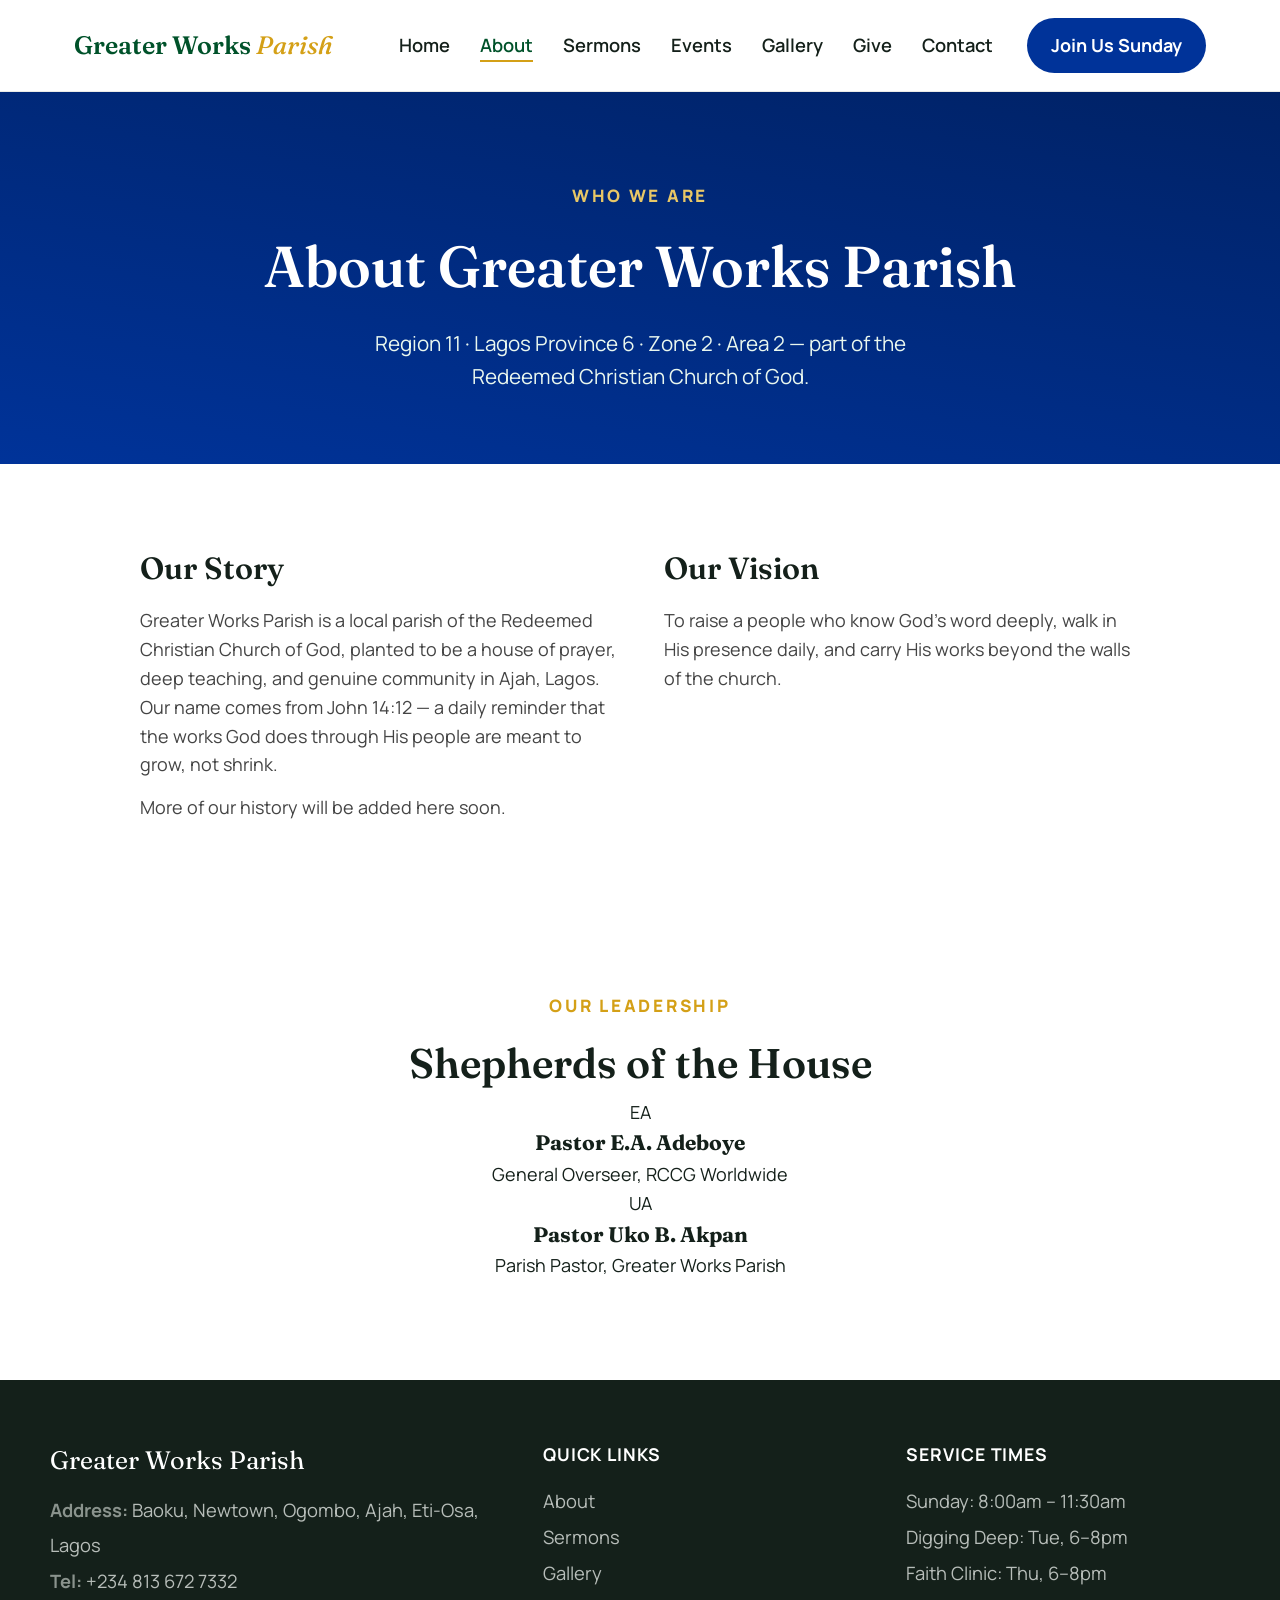
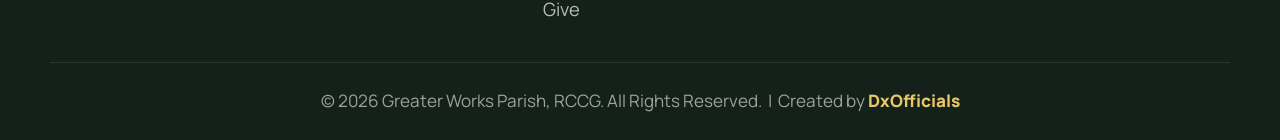
<file: about.html>
<!DOCTYPE html>
<html lang="en">
<head>
<meta charset="UTF-8">
<meta name="viewport" content="width=device-width, initial-scale=1.0">
<title>About | Greater Works Parish</title>
<link rel="preconnect" href="https://fonts.googleapis.com">
<link href="https://fonts.googleapis.com/css2?family=Fraunces:opsz,wght@9..144,300;9..144,500;9..144,600;9..144,700&family=Manrope:wght@400;500;600;700;800&display=swap" rel="stylesheet">
<link rel="stylesheet" href="styles.css">
</head>
<body>

<header>
  <div class="nav-row">
    <a href="index.html" class="brand">Greater Works <span>Parish</span></a>
    <div class="nav-desktop">
      <nav><ul>
        <li><a href="index.html">Home</a></li>
        <li><a href="about.html" class="active">About</a></li>
        <li><a href="sermons.html">Sermons</a></li>
        <li><a href="events.html">Events</a></li>
        <li><a href="gallery.html">Gallery</a></li>
        <li><a href="give.html">Give</a></li>
        <li><a href="contact.html">Contact</a></li>
      </ul></nav>
      <a href="contact.html" class="visit-btn">Join Us Sunday</a>
    </div>
    <button class="menu-toggle" aria-label="Open menu">☰</button>
  </div>
  <div class="mobile-menu">
    <a href="index.html">Home</a><a href="about.html">About</a><a href="sermons.html">Sermons</a>
    <a href="events.html">Events</a><a href="gallery.html">Gallery</a><a href="give.html">Give</a>
    <a href="prayer.html">Prayer</a><a href="contact.html">Contact</a>
  </div>
</header>

<section class="page-hero">
  <div class="eyebrow">Who We Are</div>
  <h1>About Greater Works Parish</h1>
  <p>Region 11 · Lagos Province 6 · Zone 2 · Area 2 — part of the Redeemed Christian Church of God.</p>
</section>

<section class="section reveal">
  <div class="two-col">
    <div>
      <h2 class="section-title" style="font-size:1.7rem;">Our Story</h2>
      <p style="margin-top:14px; color:#444;">Greater Works Parish is a local parish of the Redeemed Christian Church of God, planted to be a house of prayer, deep teaching, and genuine community in Ajah, Lagos. Our name comes from John 14:12 — a daily reminder that the works God does through His people are meant to grow, not shrink.</p>
      <p style="margin-top:14px; color:#444;">More of our history will be added here soon.</p>
    </div>
    <div>
      <h2 class="section-title" style="font-size:1.7rem;">Our Vision</h2>
      <p style="margin-top:14px; color:#444;">To raise a people who know God's word deeply, walk in His presence daily, and carry His works beyond the walls of the church.</p>
    </div>
  </div>
</section>

<section class="leaders reveal">
  <div class="eyebrow">Our Leadership</div>
  <h2 class="section-title">Shepherds of the House</h2>
  <div class="diptych">
    <div class="leader-card">
      <div class="circle">EA</div>
      <h3>Pastor E.A. Adeboye</h3>
      <p>General Overseer, RCCG Worldwide</p>
    </div>
    <div class="diptych-divider"></div>
    <div class="leader-card">
      <div class="circle">UA</div>
      <h3>Pastor Uko B. Akpan</h3>
      <p>Parish Pastor, Greater Works Parish</p>
    </div>
  </div>
</section>

<footer>
  <div class="footer-grid">
    <div>
      <div class="brand-foot">Greater Works Parish</div>
      <p><span class="label">Address:</span> Baoku, Newtown, Ogombo, Ajah, Eti-Osa, Lagos</p>
      <p><span class="label">Tel:</span> +234 813 672 7332</p>
    </div>
    <div>
      <h4>Quick Links</h4>
      <ul><li><a href="about.html">About</a></li><li><a href="sermons.html">Sermons</a></li><li><a href="gallery.html">Gallery</a></li><li><a href="give.html">Give</a></li></ul>
    </div>
    <div>
      <h4>Service Times</h4>
      <ul><li>Sunday: 8:00am – 11:30am</li><li>Digging Deep: Tue, 6–8pm</li><li>Faith Clinic: Thu, 6–8pm</li></ul>
    </div>
  </div>
  <div class="footer-bottom">
    © 2026 Greater Works Parish, RCCG. All Rights Reserved. &nbsp;|&nbsp; Created by <a href="https://dxofficials.pages.dev" target="_blank" rel="noopener">DxOfficials</a>
  </div>
</footer>

<script src="script.js"></script>
</body>
</html>
</file>
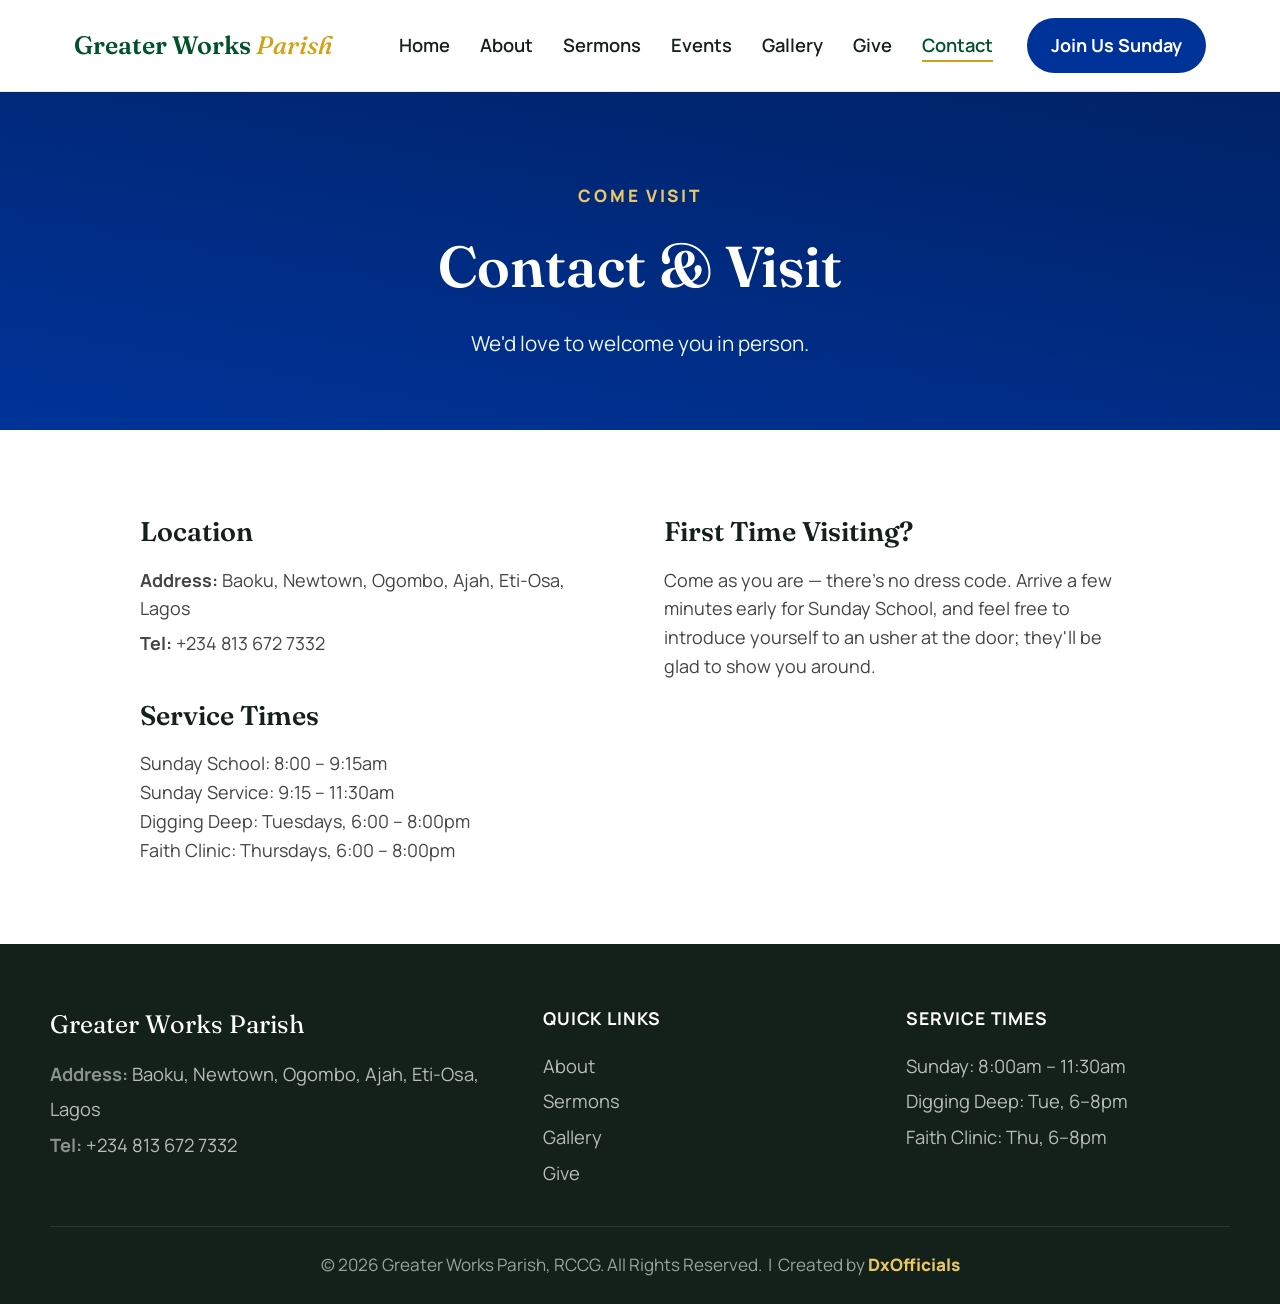
<file: contact.html>
<!DOCTYPE html>
<html lang="en">
<head>
<meta charset="UTF-8">
<meta name="viewport" content="width=device-width, initial-scale=1.0">
<title>Contact | Greater Works Parish</title>
<link rel="preconnect" href="https://fonts.googleapis.com">
<link href="https://fonts.googleapis.com/css2?family=Fraunces:opsz,wght@9..144,300;9..144,500;9..144,600;9..144,700&family=Manrope:wght@400;500;600;700;800&display=swap" rel="stylesheet">
<link rel="stylesheet" href="styles.css">
</head>
<body>

<header>
  <div class="nav-row">
    <a href="index.html" class="brand">Greater Works <span>Parish</span></a>
    <div class="nav-desktop">
      <nav><ul>
        <li><a href="index.html">Home</a></li>
        <li><a href="about.html">About</a></li>
        <li><a href="sermons.html">Sermons</a></li>
        <li><a href="events.html">Events</a></li>
        <li><a href="gallery.html">Gallery</a></li>
        <li><a href="give.html">Give</a></li>
        <li><a href="contact.html" class="active">Contact</a></li>
      </ul></nav>
      <a href="contact.html" class="visit-btn">Join Us Sunday</a>
    </div>
    <button class="menu-toggle" aria-label="Open menu">☰</button>
  </div>
  <div class="mobile-menu">
    <a href="index.html">Home</a><a href="about.html">About</a><a href="sermons.html">Sermons</a>
    <a href="events.html">Events</a><a href="gallery.html">Gallery</a><a href="give.html">Give</a>
    <a href="prayer.html">Prayer</a><a href="contact.html">Contact</a>
  </div>
</header>

<section class="page-hero">
  <div class="eyebrow">Come Visit</div>
  <h1>Contact &amp; Visit</h1>
  <p>We'd love to welcome you in person.</p>
</section>

<section class="section reveal">
  <div class="two-col">
    <div>
      <h2 class="section-title" style="font-size:1.5rem;">Location</h2>
      <p style="margin-top:12px; color:#444;"><strong>Address:</strong> Baoku, Newtown, Ogombo, Ajah, Eti-Osa, Lagos</p>
      <p style="margin-top:6px; color:#444;"><strong>Tel:</strong> +234 813 672 7332</p>

      <h2 class="section-title" style="font-size:1.5rem; margin-top:36px;">Service Times</h2>
      <p style="margin-top:12px; color:#444;">Sunday School: 8:00 – 9:15am</p>
      <p style="color:#444;">Sunday Service: 9:15 – 11:30am</p>
      <p style="color:#444;">Digging Deep: Tuesdays, 6:00 – 8:00pm</p>
      <p style="color:#444;">Faith Clinic: Thursdays, 6:00 – 8:00pm</p>
    </div>
    <div>
      <h2 class="section-title" style="font-size:1.5rem;">First Time Visiting?</h2>
      <p style="margin-top:12px; color:#444;">Come as you are — there's no dress code. Arrive a few minutes early for Sunday School, and feel free to introduce yourself to an usher at the door; they'll be glad to show you around.</p>
    </div>
  </div>
</section>

<footer>
  <div class="footer-grid">
    <div>
      <div class="brand-foot">Greater Works Parish</div>
      <p><span class="label">Address:</span> Baoku, Newtown, Ogombo, Ajah, Eti-Osa, Lagos</p>
      <p><span class="label">Tel:</span> +234 813 672 7332</p>
    </div>
    <div>
      <h4>Quick Links</h4>
      <ul><li><a href="about.html">About</a></li><li><a href="sermons.html">Sermons</a></li><li><a href="gallery.html">Gallery</a></li><li><a href="give.html">Give</a></li></ul>
    </div>
    <div>
      <h4>Service Times</h4>
      <ul><li>Sunday: 8:00am – 11:30am</li><li>Digging Deep: Tue, 6–8pm</li><li>Faith Clinic: Thu, 6–8pm</li></ul>
    </div>
  </div>
  <div class="footer-bottom">
    © 2026 Greater Works Parish, RCCG. All Rights Reserved. &nbsp;|&nbsp; Created by <a href="https://dxofficials.pages.dev" target="_blank" rel="noopener">DxOfficials</a>
  </div>
</footer>

<script src="script.js"></script>
</body>
</html>
</file>
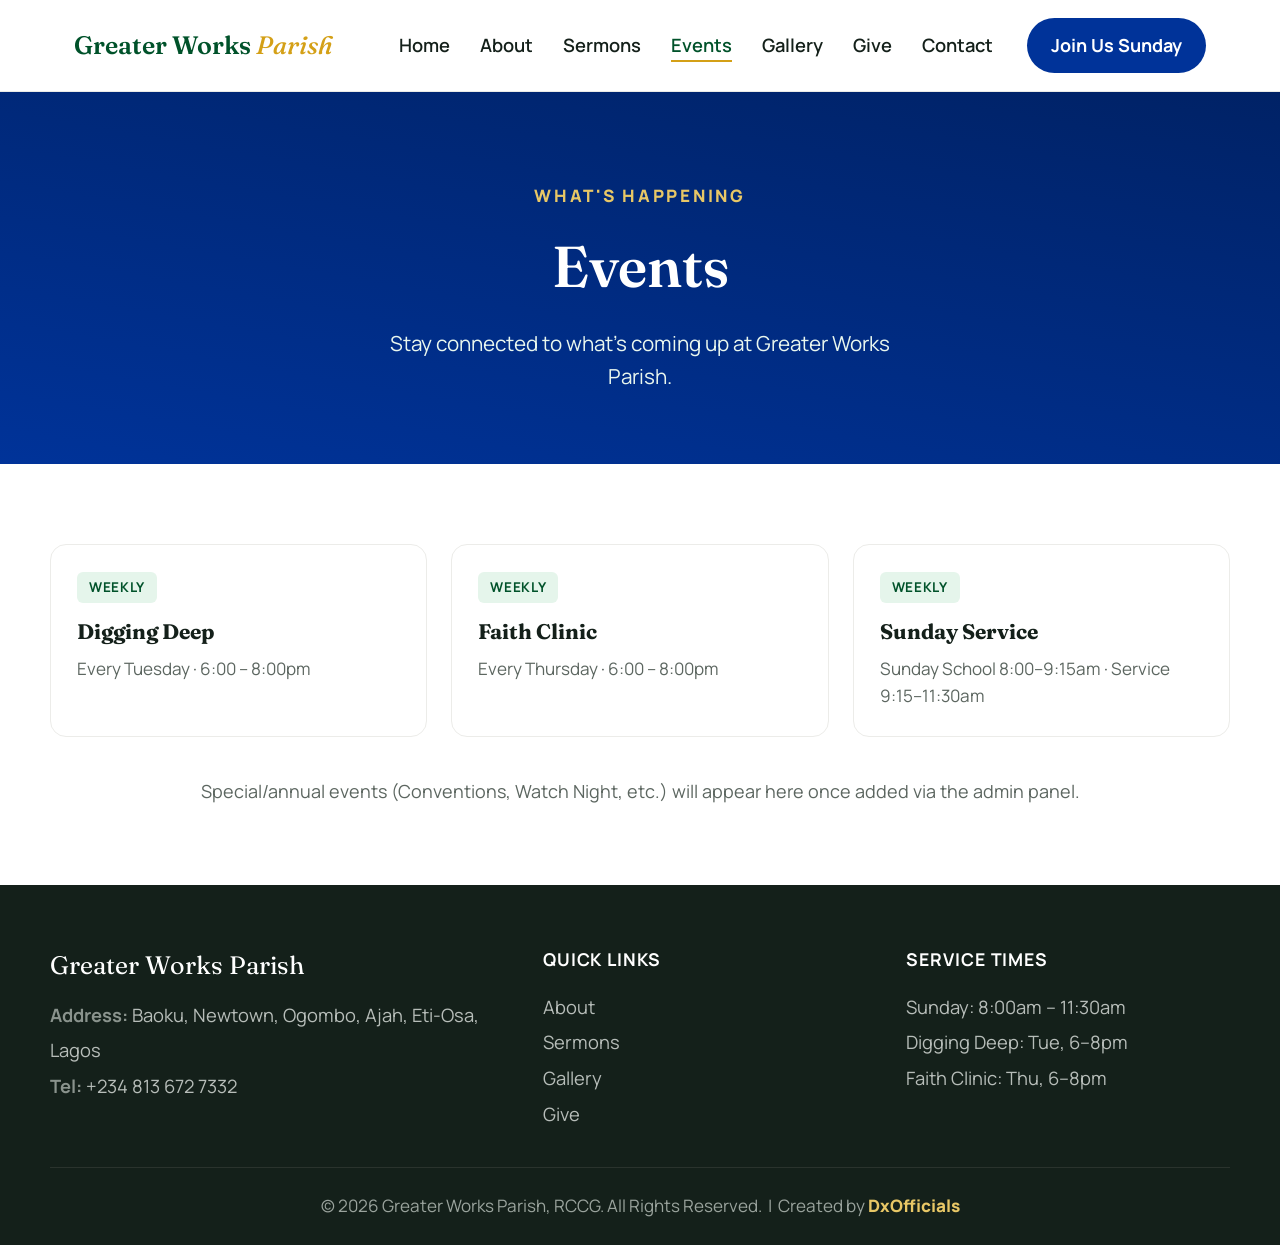
<file: events.html>
<!DOCTYPE html>
<html lang="en">
<head>
<meta charset="UTF-8">
<meta name="viewport" content="width=device-width, initial-scale=1.0">
<title>Events | Greater Works Parish</title>
<link rel="preconnect" href="https://fonts.googleapis.com">
<link href="https://fonts.googleapis.com/css2?family=Fraunces:opsz,wght@9..144,300;9..144,500;9..144,600;9..144,700&family=Manrope:wght@400;500;600;700;800&display=swap" rel="stylesheet">
<link rel="stylesheet" href="styles.css">
</head>
<body>

<header>
  <div class="nav-row">
    <a href="index.html" class="brand">Greater Works <span>Parish</span></a>
    <div class="nav-desktop">
      <nav><ul>
        <li><a href="index.html">Home</a></li>
        <li><a href="about.html">About</a></li>
        <li><a href="sermons.html">Sermons</a></li>
        <li><a href="events.html" class="active">Events</a></li>
        <li><a href="gallery.html">Gallery</a></li>
        <li><a href="give.html">Give</a></li>
        <li><a href="contact.html">Contact</a></li>
      </ul></nav>
      <a href="contact.html" class="visit-btn">Join Us Sunday</a>
    </div>
    <button class="menu-toggle" aria-label="Open menu">☰</button>
  </div>
  <div class="mobile-menu">
    <a href="index.html">Home</a><a href="about.html">About</a><a href="sermons.html">Sermons</a>
    <a href="events.html">Events</a><a href="gallery.html">Gallery</a><a href="give.html">Give</a>
    <a href="prayer.html">Prayer</a><a href="contact.html">Contact</a>
  </div>
</header>

<section class="page-hero">
  <div class="eyebrow">What's Happening</div>
  <h1>Events</h1>
  <p>Stay connected to what's coming up at Greater Works Parish.</p>
</section>

<section class="section reveal">
  <div class="card-grid">
    <div class="card">
      <span class="tag">Weekly</span>
      <h3 style="margin-bottom:6px;">Digging Deep</h3>
      <p style="color:#5C6660; font-size:.95rem;">Every Tuesday · 6:00 – 8:00pm</p>
    </div>
    <div class="card">
      <span class="tag">Weekly</span>
      <h3 style="margin-bottom:6px;">Faith Clinic</h3>
      <p style="color:#5C6660; font-size:.95rem;">Every Thursday · 6:00 – 8:00pm</p>
    </div>
    <div class="card">
      <span class="tag">Weekly</span>
      <h3 style="margin-bottom:6px;">Sunday Service</h3>
      <p style="color:#5C6660; font-size:.95rem;">Sunday School 8:00–9:15am · Service 9:15–11:30am</p>
    </div>
  </div>
  <p style="text-align:center; margin-top:40px; color:#5C6660;">Special/annual events (Conventions, Watch Night, etc.) will appear here once added via the admin panel.</p>
</section>

<footer>
  <div class="footer-grid">
    <div>
      <div class="brand-foot">Greater Works Parish</div>
      <p><span class="label">Address:</span> Baoku, Newtown, Ogombo, Ajah, Eti-Osa, Lagos</p>
      <p><span class="label">Tel:</span> +234 813 672 7332</p>
    </div>
    <div>
      <h4>Quick Links</h4>
      <ul><li><a href="about.html">About</a></li><li><a href="sermons.html">Sermons</a></li><li><a href="gallery.html">Gallery</a></li><li><a href="give.html">Give</a></li></ul>
    </div>
    <div>
      <h4>Service Times</h4>
      <ul><li>Sunday: 8:00am – 11:30am</li><li>Digging Deep: Tue, 6–8pm</li><li>Faith Clinic: Thu, 6–8pm</li></ul>
    </div>
  </div>
  <div class="footer-bottom">
    © 2026 Greater Works Parish, RCCG. All Rights Reserved. &nbsp;|&nbsp; Created by <a href="https://dxofficials.pages.dev" target="_blank" rel="noopener">DxOfficials</a>
  </div>
</footer>

<script src="script.js"></script>
</body>
</html>
</file>
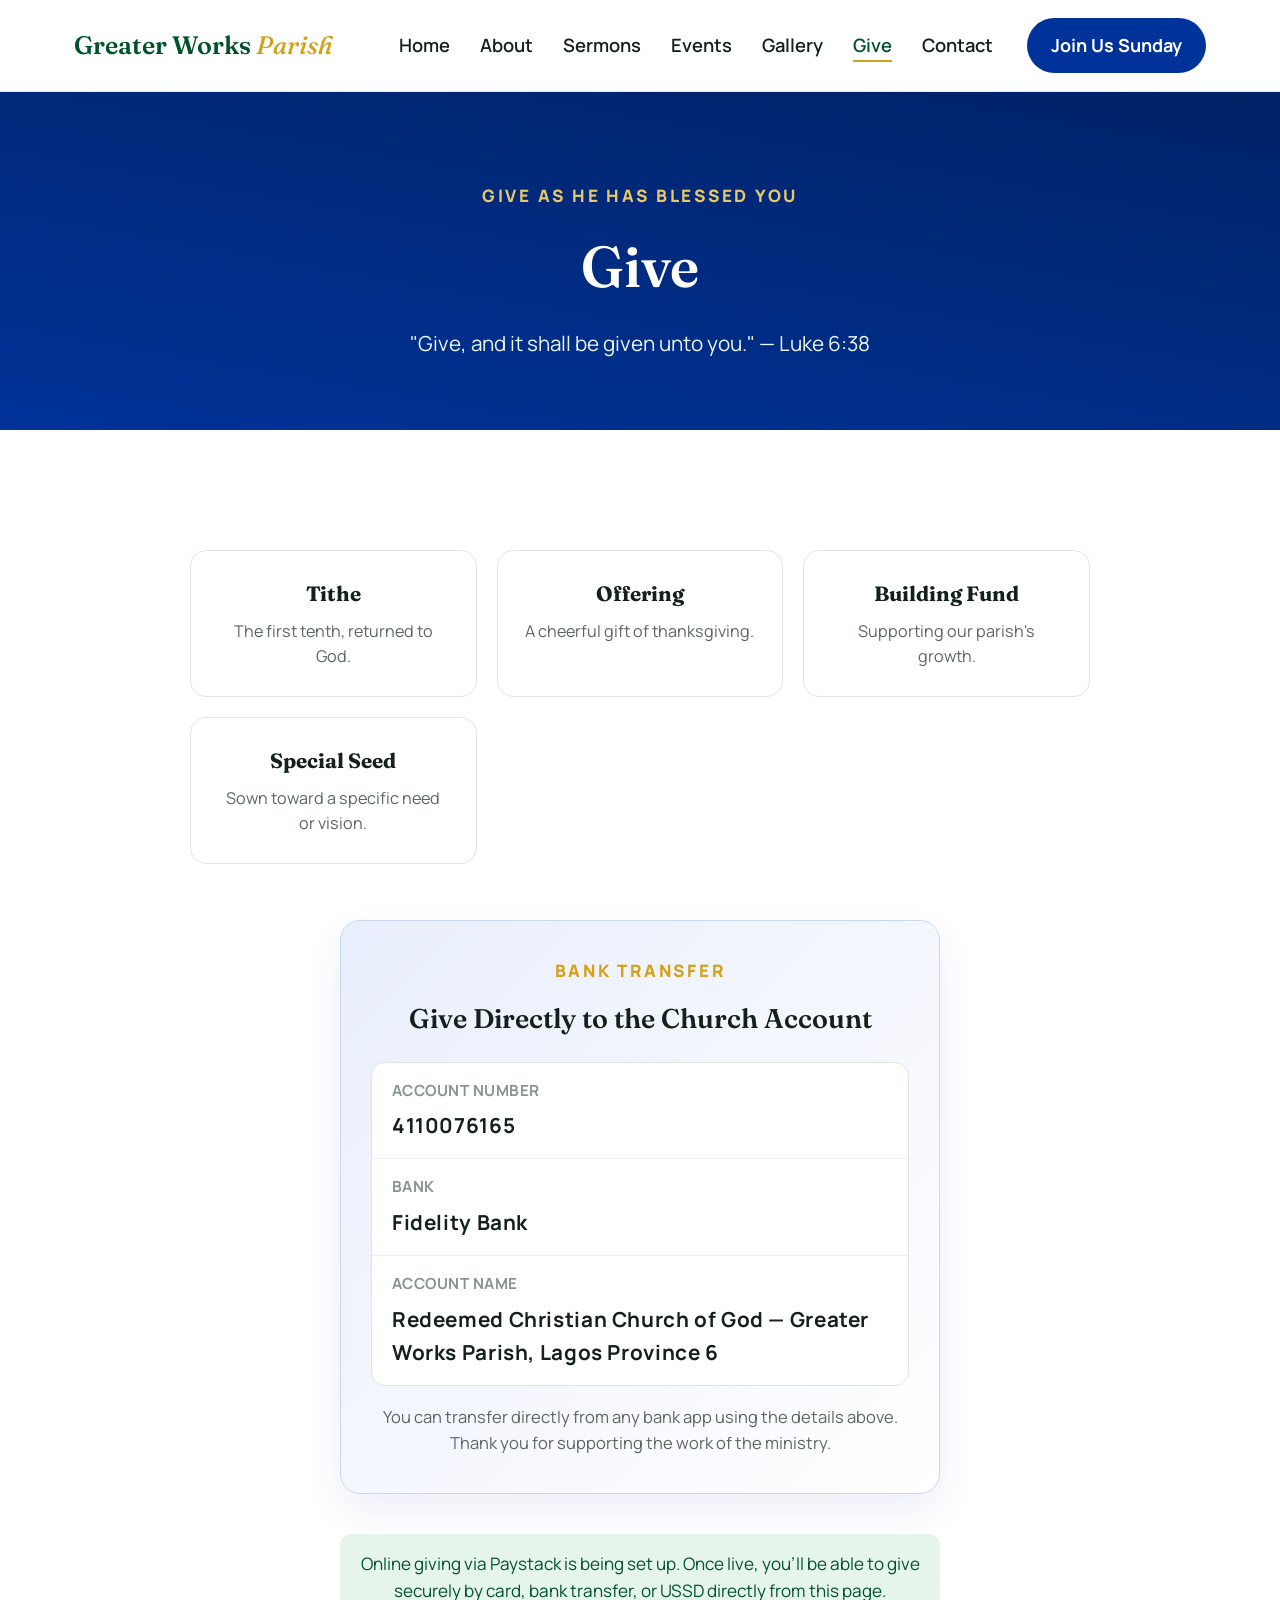
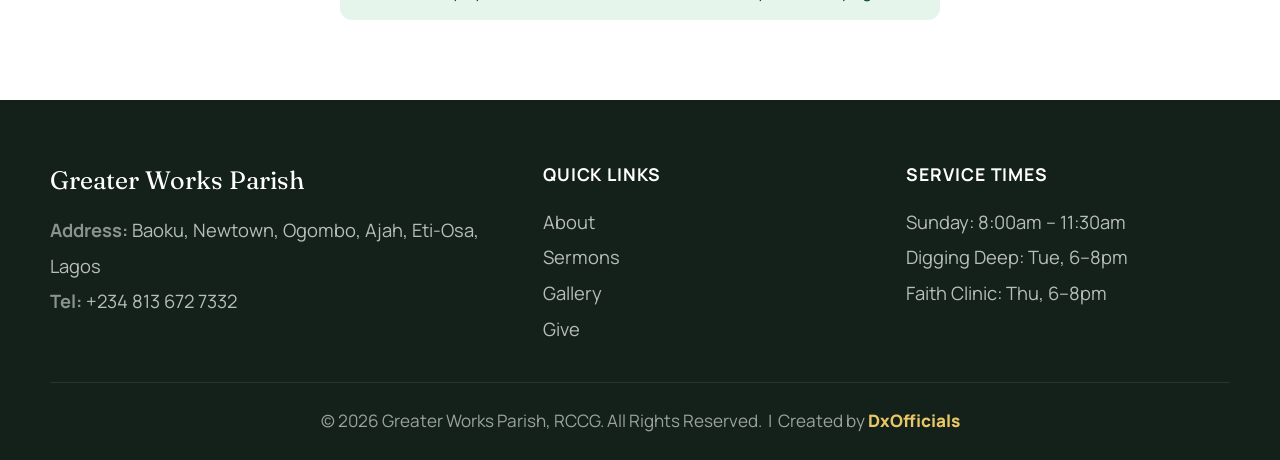
<file: give.html>
<!DOCTYPE html>
<html lang="en">
<head>
<meta charset="UTF-8">
<meta name="viewport" content="width=device-width, initial-scale=1.0">
<title>Give | Greater Works Parish</title>
<link rel="preconnect" href="https://fonts.googleapis.com">
<link href="https://fonts.googleapis.com/css2?family=Fraunces:opsz,wght@9..144,300;9..144,500;9..144,600;9..144,700&family=Manrope:wght@400;500;600;700;800&display=swap" rel="stylesheet">
<link rel="stylesheet" href="styles.css">
</head>
<body>

<header>
  <div class="nav-row">
    <a href="index.html" class="brand">Greater Works <span>Parish</span></a>
    <div class="nav-desktop">
      <nav><ul>
        <li><a href="index.html">Home</a></li>
        <li><a href="about.html">About</a></li>
        <li><a href="sermons.html">Sermons</a></li>
        <li><a href="events.html">Events</a></li>
        <li><a href="gallery.html">Gallery</a></li>
        <li><a href="give.html" class="active">Give</a></li>
        <li><a href="contact.html">Contact</a></li>
      </ul></nav>
      <a href="contact.html" class="visit-btn">Join Us Sunday</a>
    </div>
    <button class="menu-toggle" aria-label="Open menu">☰</button>
  </div>
  <div class="mobile-menu">
    <a href="index.html">Home</a><a href="about.html">About</a><a href="sermons.html">Sermons</a>
    <a href="events.html">Events</a><a href="gallery.html">Gallery</a><a href="give.html">Give</a>
    <a href="prayer.html">Prayer</a><a href="contact.html">Contact</a>
  </div>
</header>

<section class="page-hero">
  <div class="eyebrow">Give As He Has Blessed You</div>
  <h1>Give</h1>
  <p>"Give, and it shall be given unto you." — Luke 6:38</p>
</section>

<section class="section reveal">
  <div class="give-grid">
    <div class="give-card"><h3>Tithe</h3><p>The first tenth, returned to God.</p></div>
    <div class="give-card"><h3>Offering</h3><p>A cheerful gift of thanksgiving.</p></div>
    <div class="give-card"><h3>Building Fund</h3><p>Supporting our parish's growth.</p></div>
    <div class="give-card"><h3>Special Seed</h3><p>Sown toward a specific need or vision.</p></div>
  </div>

  <div class="bank-card">
    <div class="eyebrow" style="text-align:center;">Bank Transfer</div>
    <h2 class="section-title" style="text-align:center; font-size:1.5rem; margin-bottom:22px;">Give Directly to the Church Account</h2>
    <div class="bank-details">
      <div class="bank-row"><span class="bank-label">Account Number</span><span class="bank-value">4110076165</span></div>
      <div class="bank-row"><span class="bank-label">Bank</span><span class="bank-value">Fidelity Bank</span></div>
      <div class="bank-row"><span class="bank-label">Account Name</span><span class="bank-value">Redeemed Christian Church of God — Greater Works Parish, Lagos Province 6</span></div>
    </div>
    <p class="bank-note">You can transfer directly from any bank app using the details above. Thank you for supporting the work of the ministry.</p>
  </div>

  <div class="form-note" style="max-width:600px; margin:40px auto 0; text-align:center;">
    Online giving via Paystack is being set up. Once live, you'll be able to give securely by card, bank transfer, or USSD directly from this page.
  </div>
</section>

<footer>
  <div class="footer-grid">
    <div>
      <div class="brand-foot">Greater Works Parish</div>
      <p><span class="label">Address:</span> Baoku, Newtown, Ogombo, Ajah, Eti-Osa, Lagos</p>
      <p><span class="label">Tel:</span> +234 813 672 7332</p>
    </div>
    <div>
      <h4>Quick Links</h4>
      <ul><li><a href="about.html">About</a></li><li><a href="sermons.html">Sermons</a></li><li><a href="gallery.html">Gallery</a></li><li><a href="give.html">Give</a></li></ul>
    </div>
    <div>
      <h4>Service Times</h4>
      <ul><li>Sunday: 8:00am – 11:30am</li><li>Digging Deep: Tue, 6–8pm</li><li>Faith Clinic: Thu, 6–8pm</li></ul>
    </div>
  </div>
  <div class="footer-bottom">
    © 2026 Greater Works Parish, RCCG. All Rights Reserved. &nbsp;|&nbsp; Created by <a href="https://dxofficials.pages.dev" target="_blank" rel="noopener">DxOfficials</a>
  </div>
</footer>

<script src="script.js"></script>
</body>
</html>
</file>
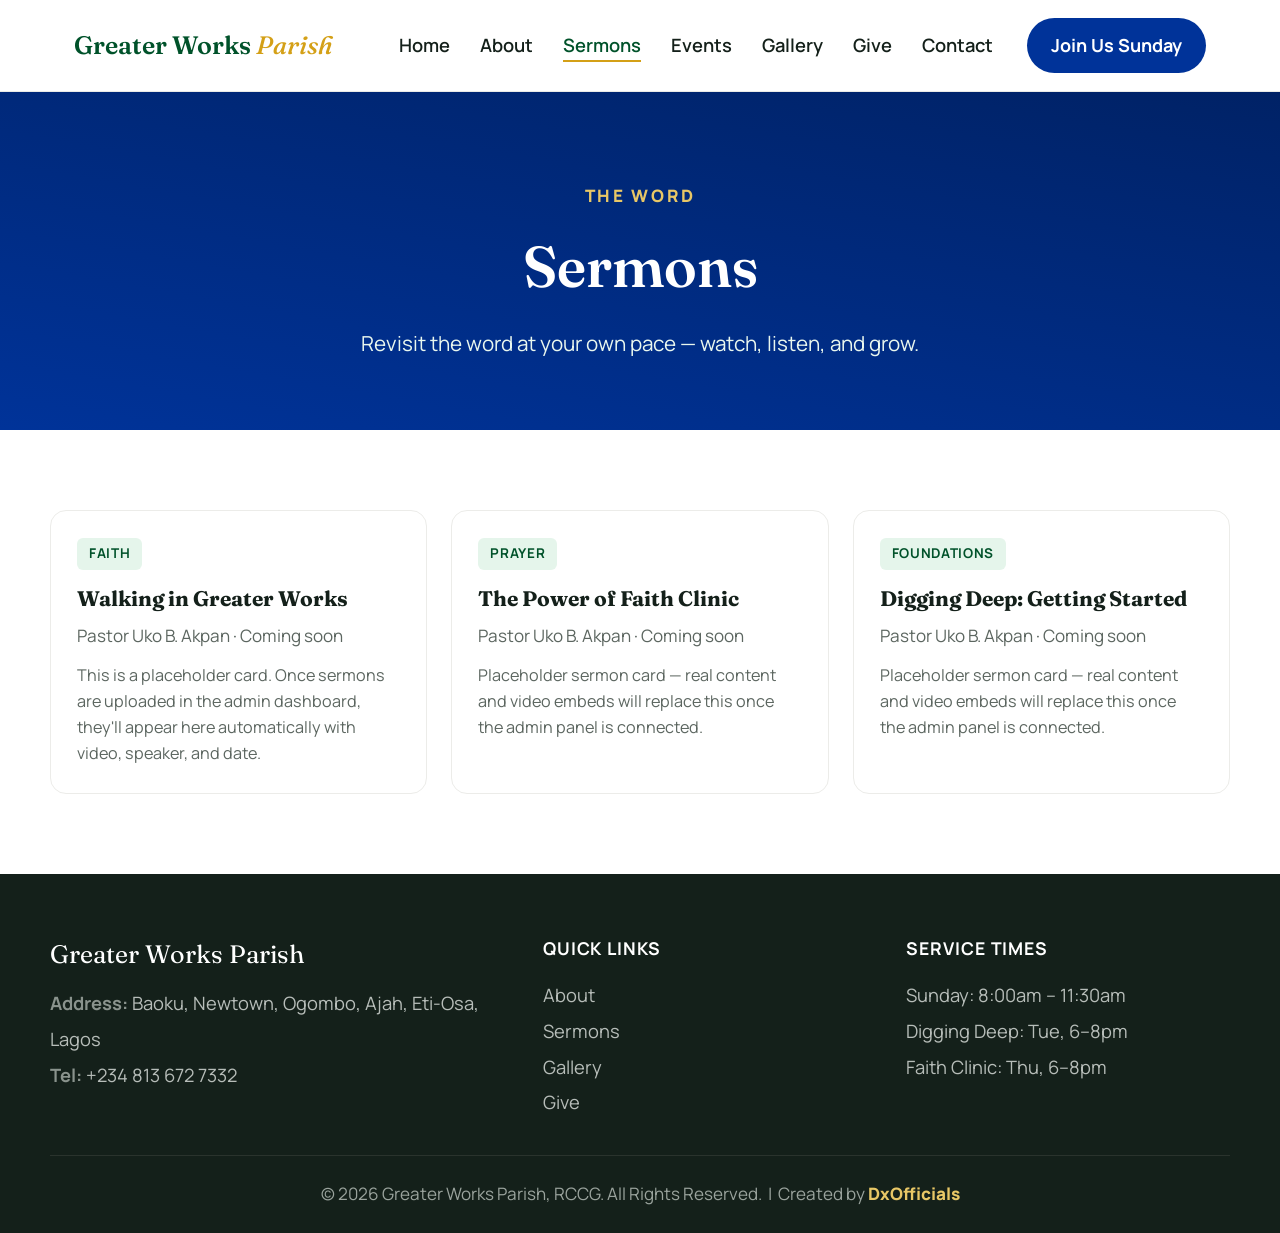
<file: sermon.html>
<!DOCTYPE html>
<html lang="en">
<head>
<meta charset="UTF-8">
<meta name="viewport" content="width=device-width, initial-scale=1.0">
<title>Sermons | Greater Works Parish</title>
<link rel="preconnect" href="https://fonts.googleapis.com">
<link href="https://fonts.googleapis.com/css2?family=Fraunces:opsz,wght@9..144,300;9..144,500;9..144,600;9..144,700&family=Manrope:wght@400;500;600;700;800&display=swap" rel="stylesheet">
<link rel="stylesheet" href="styles.css">
</head>
<body>

<header>
  <div class="nav-row">
    <a href="index.html" class="brand">Greater Works <span>Parish</span></a>
    <div class="nav-desktop">
      <nav><ul>
        <li><a href="index.html">Home</a></li>
        <li><a href="about.html">About</a></li>
        <li><a href="sermons.html" class="active">Sermons</a></li>
        <li><a href="events.html">Events</a></li>
        <li><a href="gallery.html">Gallery</a></li>
        <li><a href="give.html">Give</a></li>
        <li><a href="contact.html">Contact</a></li>
      </ul></nav>
      <a href="contact.html" class="visit-btn">Join Us Sunday</a>
    </div>
    <button class="menu-toggle" aria-label="Open menu">☰</button>
  </div>
  <div class="mobile-menu">
    <a href="index.html">Home</a><a href="about.html">About</a><a href="sermons.html">Sermons</a>
    <a href="events.html">Events</a><a href="gallery.html">Gallery</a><a href="give.html">Give</a>
    <a href="prayer.html">Prayer</a><a href="contact.html">Contact</a>
  </div>
</header>

<section class="page-hero">
  <div class="eyebrow">The Word</div>
  <h1>Sermons</h1>
  <p>Revisit the word at your own pace — watch, listen, and grow.</p>
</section>

<section class="section reveal">
  <div class="card-grid">
    <div class="card">
      <span class="tag">Faith</span>
      <h3 style="margin-bottom:6px;">Walking in Greater Works</h3>
      <p style="color:#5C6660; font-size:.95rem; margin-bottom:14px;">Pastor Uko B. Akpan · Coming soon</p>
      <p style="color:#5C6660; font-size:.9rem;">This is a placeholder card. Once sermons are uploaded in the admin dashboard, they'll appear here automatically with video, speaker, and date.</p>
    </div>
    <div class="card">
      <span class="tag">Prayer</span>
      <h3 style="margin-bottom:6px;">The Power of Faith Clinic</h3>
      <p style="color:#5C6660; font-size:.95rem; margin-bottom:14px;">Pastor Uko B. Akpan · Coming soon</p>
      <p style="color:#5C6660; font-size:.9rem;">Placeholder sermon card — real content and video embeds will replace this once the admin panel is connected.</p>
    </div>
    <div class="card">
      <span class="tag">Foundations</span>
      <h3 style="margin-bottom:6px;">Digging Deep: Getting Started</h3>
      <p style="color:#5C6660; font-size:.95rem; margin-bottom:14px;">Pastor Uko B. Akpan · Coming soon</p>
      <p style="color:#5C6660; font-size:.9rem;">Placeholder sermon card — real content and video embeds will replace this once the admin panel is connected.</p>
    </div>
  </div>
</section>

<footer>
  <div class="footer-grid">
    <div>
      <div class="brand-foot">Greater Works Parish</div>
      <p><span class="label">Address:</span> Baoku, Newtown, Ogombo, Ajah, Eti-Osa, Lagos</p>
      <p><span class="label">Tel:</span> +234 813 672 7332</p>
    </div>
    <div>
      <h4>Quick Links</h4>
      <ul><li><a href="about.html">About</a></li><li><a href="sermons.html">Sermons</a></li><li><a href="gallery.html">Gallery</a></li><li><a href="give.html">Give</a></li></ul>
    </div>
    <div>
      <h4>Service Times</h4>
      <ul><li>Sunday: 8:00am – 11:30am</li><li>Digging Deep: Tue, 6–8pm</li><li>Faith Clinic: Thu, 6–8pm</li></ul>
    </div>
  </div>
  <div class="footer-bottom">
    © 2026 Greater Works Parish, RCCG. All Rights Reserved. &nbsp;|&nbsp; Created by <a href="https://dxofficials.pages.dev" target="_blank" rel="noopener">DxOfficials</a>
  </div>
</footer>

<script src="script.js"></script>
</body>
</html>
</file>
<file: styles.css>
:root {
  --green-deep: #009444;
  --green-dark: #00522A;
  --green-darker: #003D1F;
  --royal-blue: #003399;
  --royal-blue-dark: #002266;
  --crimson: #CC0000;
  --crimson-dark: #A30000;
  --meadow: #008000;
  --gold: #D4A017;
  --gold-light: #E8C766;
  --white: #FFFFFF;
  --ink: #14201A;
  --neutral: #F6F7F4;
  --green-tint: #E5F5EB;
  --blue-tint: #E8EEFB;
}
* { margin:0; padding:0; box-sizing:border-box; }
html { font-size:18px; scroll-behavior:smooth; }
body { font-family:'Manrope', sans-serif; color:var(--ink); background:var(--white); line-height:1.6; overflow-x:hidden; }
h1,h2,h3,.display { font-family:'Fraunces', serif; }
a { text-decoration:none; color:inherit; }
img { max-width:100%; display:block; }
.container { max-width:1180px; margin:0 auto; padding:0 24px; }
.reveal { opacity:0; transform:translateY(28px); transition:opacity .8s ease, transform .8s ease; }
.reveal.in { opacity:1; transform:none; }

/* Header */
header { position:sticky; top:0; z-index:50; background:rgba(255,255,255,0.94); backdrop-filter:blur(10px); border-bottom:1px solid #EAEAE6; }
.nav-row { display:flex; align-items:center; justify-content:space-between; padding:18px 24px; max-width:1180px; margin:0 auto; }
.brand { font-family:'Fraunces', serif; font-weight:600; font-size:1.4rem; color:var(--green-dark); }
.brand span { color:var(--gold); font-style:italic; font-weight:500; }
nav ul { display:flex; gap:30px; list-style:none; }
nav a { font-size:1.02rem; font-weight:600; color:var(--ink); position:relative; }
nav a::after { content:''; position:absolute; left:0; bottom:-4px; width:0; height:2px; background:var(--gold); transition:width .25s; }
nav a:hover { color:var(--green-dark); }
nav a:hover::after { width:100%; }
nav a.active { color:var(--green-dark); }
nav a.active::after { width:100%; }
.visit-btn { background:var(--royal-blue); color:#fff; padding:13px 24px; border-radius:999px; font-weight:700; transition:background .2s, transform .2s; }
.visit-btn:hover { background:var(--royal-blue-dark); transform:translateY(-1px); }
.nav-desktop { display:flex; align-items:center; gap:34px; }
.menu-toggle { display:none; background:none; border:none; font-size:1.6rem; cursor:pointer; color:var(--green-dark); }
.mobile-menu { display:none; flex-direction:column; background:#fff; border-top:1px solid #EAEAE6; padding:12px 24px 20px; }
.mobile-menu.open { display:flex; }
.mobile-menu a { padding:12px 0; font-weight:600; border-bottom:1px solid #F0F0EC; }

/* Page hero (interior pages) */
.page-hero { background:linear-gradient(190deg, var(--royal-blue-dark), var(--royal-blue)); color:#fff; text-align:center; padding:90px 24px 70px; }
.page-hero .eyebrow { color:var(--gold-light); }
.page-hero h1 { font-size:clamp(2.2rem,5vw,3.2rem); font-weight:600; margin-top:10px; }
.page-hero p { margin-top:14px; font-size:1.15rem; color:#E9F7EE; max-width:560px; margin-left:auto; margin-right:auto; }

/* Home hero */
.hero { position:relative; min-height:100vh; display:flex; flex-direction:column; align-items:center; justify-content:center; text-align:center; color:#fff; overflow:hidden; padding:80px 24px 90px;
  background: radial-gradient(ellipse 90% 60% at 50% 0%, #0044CC 0%, transparent 60%), linear-gradient(190deg, var(--royal-blue-dark) 0%, var(--royal-blue) 50%, #0033AA 100%); }
.particle-canvas { position:absolute; inset:0; width:100%; height:100%; z-index:1; pointer-events:none; }
.rays { position:absolute; inset:0; opacity:.25; pointer-events:none; background:repeating-linear-gradient(100deg, rgba(255,255,255,.05) 0px, rgba(255,255,255,.05) 1px, transparent 1px, transparent 90px); z-index:1; }

.denom-heading { position:relative; z-index:2; font-family:'Fraunces', serif; font-weight:600; font-size:clamp(1.3rem,3vw,1.7rem); margin-bottom:8px; }
.stats-caption { position:relative; z-index:2; font-size:.85rem; letter-spacing:.12em; text-transform:uppercase; color:var(--gold-light); font-weight:700; margin-bottom:18px; }
.impact-stats { position:relative; z-index:2; display:flex; justify-content:center; gap:0; flex-wrap:wrap; margin-bottom:6px; }
.impact-stat { padding:0 30px; text-align:center; border-right:1px solid rgba(255,255,255,.2); }
.impact-stat:last-child { border-right:none; }
.impact-stat .num { font-family:'Fraunces', serif; font-weight:700; font-size:clamp(1.8rem,4vw,2.6rem); color:#fff; line-height:1; }
.impact-stat .num span { color:var(--gold-light); }
.impact-stat .lbl { margin-top:8px; font-size:.82rem; letter-spacing:.06em; text-transform:uppercase; color:#CFDBF5; font-weight:700; }
.stats-source { position:relative; z-index:2; font-size:.85rem; color:#B9C9EE; margin:18px 0 30px; font-style:italic; }
.hero-divider { position:relative; z-index:2; width:70px; height:2px; background:rgba(255,255,255,.25); margin:0 auto 30px; }

.identity-strip { position:relative; z-index:2; display:flex; justify-content:center; flex-wrap:wrap; font-size:1.02rem; font-weight:700; letter-spacing:.05em; color:#EAF9F0; margin-bottom:34px; }
.identity-strip span { padding:0 18px; border-right:1px solid rgba(255,255,255,.25); }
.identity-strip span:last-child { border-right:none; color:var(--gold-light); }

.parish-name { position:relative; z-index:2; font-size:clamp(2.6rem,6.5vw,4.6rem); font-weight:600; letter-spacing:-0.02em; line-height:1.05; margin-bottom:26px; }
.parish-name em { color:var(--gold-light); font-style:italic; font-weight:500; }

/* Hero Sunday banner (inside hero, own Firestore field) */
.hero-banner-frame { position:relative; z-index:2; max-width:700px; width:100%; margin:0 auto 30px; border-radius:24px; overflow:hidden; aspect-ratio:1/1; background:rgba(255,255,255,0.06); border:2px solid rgba(255,255,255,0.35); display:flex; align-items:center; justify-content:center; text-align:center; padding:24px; }
.hero-banner-frame img { position:absolute; inset:0; width:100%; height:100%; object-fit:cover; }
.hero-banner-frame .icon { font-size:2.2rem; margin-bottom:8px; }
.hero-banner-frame p { color:#DCE7FB; font-size:.92rem; }
.hero-banner-frame code { color:var(--gold-light); font-weight:700; }

.verse-mark { position:relative; z-index:2; font-family:'Fraunces', serif; font-size:3.2rem; color:var(--gold-light); line-height:0; opacity:.8; }
.verse { position:relative; z-index:2; font-family:'Fraunces', serif; font-style:italic; font-weight:300; font-size:clamp(1.3rem,2.6vw,1.65rem); max-width:680px; margin:8px auto 12px; color:#F5FBF7; line-height:1.55; }
.verse-ref { position:relative; z-index:2; font-size:1rem; letter-spacing:.14em; text-transform:uppercase; color:var(--gold-light); font-weight:700; margin-bottom:38px; }

.logo-placeholder-hero { position:relative; z-index:2; width:120px; height:120px; margin:0 auto 26px; border-radius:50%; background:rgba(255,255,255,0.06); border:2px dashed rgba(255,255,255,0.25); }
.logo-placeholder-hero img { width:100%; height:100%; object-fit:contain; border-radius:50%; }

.hero-cta { position:relative; z-index:2; }
.btn-gold { display:inline-block; background:linear-gradient(135deg, var(--crimson), var(--crimson-dark)); color:#fff; padding:18px 38px; border-radius:999px; font-weight:800; font-size:1.15rem; box-shadow:0 12px 32px rgba(204,0,0,.4); transition:transform .25s, box-shadow .25s; }
.btn-gold:hover { transform:translateY(-3px); box-shadow:0 16px 40px rgba(204,0,0,.55); }
.btn-gold.small { padding:14px 28px; font-size:1rem; }
.wave { display:block; width:100%; height:80px; margin-top:-2px; }

/* Weekly banner section (below hero, separate Firestore field) */
.weekly-banner-section { background:#fff; padding:80px 24px 90px; text-align:center; }
.banner-frame { max-width:1200px; margin:40px auto 0; border-radius:30px; overflow:hidden; position:relative; aspect-ratio:1/1; background:linear-gradient(135deg, var(--blue-tint), #fff); border:2px solid var(--royal-blue); box-shadow:0 24px 60px rgba(0,51,153,.14); }
.banner-frame::before { content:''; position:absolute; inset:8px; border-radius:20px; border:1px dashed rgba(0,51,153,.3); pointer-events:none; }
.banner-frame-inner { position:absolute; inset:0; display:flex; flex-direction:column; align-items:center; justify-content:center; padding:30px; text-align:center; }
.banner-frame-inner .icon { font-size:3rem; margin-bottom:14px; }
.banner-frame-inner p { color:#3A4A66; font-size:1.05rem; max-width:420px; }
.banner-frame img { position:absolute; inset:0; width:100%; height:100%; object-fit:cover; }
.banner-frame .icon { font-size:3rem; margin-bottom:14px; }
.banner-frame p { color:#3A4A66; font-size:1.05rem; max-width:420px; margin:0 auto; padding:0 30px; }

/* Loading skeleton shimmer (banners while Firestore fetch is in flight) */
.skeleton {
  position:relative;
  background:linear-gradient(100deg, rgba(255,255,255,0.06) 30%, rgba(255,255,255,0.16) 50%, rgba(255,255,255,0.06) 70%);
  background-size:200% 100%;
  animation:shimmer 1.6s ease-in-out infinite;
}
.weekly-banner-section .skeleton {
  background:linear-gradient(100deg, #EAF0EF 30%, #F7F9F8 50%, #EAF0EF 70%);
  background-size:200% 100%;
}
@keyframes shimmer { 0% { background-position:200% 0; } 100% { background-position:-200% 0; } }
@media (prefers-reduced-motion:reduce) { .skeleton { animation:none; } }

/* Congregation photo section */
.photo-section { padding:0 24px 100px; background:#fff; }
.photo-frame { max-width:1000px; margin:0 auto; border-radius:24px; overflow:hidden; position:relative; aspect-ratio:16/8; background:linear-gradient(135deg, var(--green-tint), #EFF3EE); display:flex; flex-direction:column; align-items:center; justify-content:center; border:2px dashed #C8D6CC; text-align:center; padding:24px; }
.photo-frame .icon { font-size:2.6rem; margin-bottom:10px; }
.photo-frame p { color:#5C6660; font-size:1rem; max-width:360px; }
.photo-frame img { position:absolute; inset:0; width:100%; height:100%; object-fit:cover; }

/* Gallery teaser */
.gallery-teaser { background:var(--neutral); padding:90px 24px; text-align:center; }
.teaser-grid { display:grid; grid-template-columns:repeat(4,1fr); gap:14px; max-width:900px; margin:40px auto 34px; }
.teaser-tile { position:relative; aspect-ratio:1/1; border-radius:14px; background:linear-gradient(145deg, var(--green-tint), #DCEBE0); display:flex; align-items:center; justify-content:center; overflow:hidden; transition:transform .25s ease, box-shadow .25s ease; }
.teaser-tile:hover { transform:translateY(-3px) scale(1.02); box-shadow:0 12px 28px rgba(0,82,42,.15); }
.teaser-icon { width:44px; height:44px; border-radius:50%; background:rgba(255,255,255,.75); display:flex; align-items:center; justify-content:center; font-size:1.1rem; color:var(--green-dark); box-shadow:0 4px 12px rgba(0,82,42,.12); }
.teaser-video { background:linear-gradient(145deg, #16321F, #0E2415); }
.teaser-video .teaser-icon { background:var(--gold); color:#1A1400; }
.tap-more-btn { display:inline-flex; align-items:center; gap:10px; background:var(--green-dark); color:#fff; padding:16px 34px; border-radius:999px; font-weight:800; font-size:1.05rem; transition:background .2s, transform .2s; }
.tap-more-btn:hover { background:var(--green-deep); transform:translateY(-2px); }

/* Leadership — smaller rectangular gold frame, name overlaid on the photo */
.eyebrow { font-size:.95rem; letter-spacing:.16em; text-transform:uppercase; color:var(--gold); font-weight:800; margin-bottom:12px; }
.section-title { font-size:2.3rem; font-weight:600; }
.section-sub { color:#5C6660; font-size:1.08rem; max-width:480px; margin:14px auto 0; }
.leaders { background:#fff; padding:90px 24px 100px; text-align:center; }

.leader-row { display:flex; flex-direction:column; align-items:center; max-width:560px; width:100%; margin:0 auto 48px; text-align:center; }
.leader-photo-lg { width:100%; aspect-ratio:4/5; border-radius:24px; background:linear-gradient(135deg, var(--green-tint), #fff); border:6px solid var(--gold); display:flex; align-items:center; justify-content:center; font-family:'Fraunces', serif; font-size:3.4rem; color:var(--green-dark); font-weight:600; box-shadow:0 20px 50px rgba(0,82,42,.22); position:relative; overflow:hidden; }
.leader-photo-lg img { position:absolute; inset:0; width:100%; height:100%; object-fit:cover; border-radius:17px; }
.initials-fallback { display:flex; align-items:center; justify-content:center; width:100%; height:100%; text-align:center; }
.leader-name-overlay { position:absolute; left:0; right:0; bottom:0; padding:60px 20px 24px; text-align:center; background:linear-gradient(0deg, rgba(0,0,0,.62) 0%, rgba(0,0,0,.3) 55%, rgba(0,0,0,0) 100%); z-index:2; }
.leader-name-overlay .rank { font-size:.82rem; letter-spacing:.12em; text-transform:uppercase; color:var(--gold-light); font-weight:800; margin-bottom:6px; text-shadow:0 1px 4px rgba(0,0,0,.7); }
.leader-name-overlay h3 { color:#fff; font-family:'Fraunces', serif; font-weight:700; font-size:1.5rem; text-shadow:0 1px 5px rgba(0,0,0,.75); margin-bottom:4px; }
.leader-name-overlay p { color:#EFEFEF; font-size:1rem; text-shadow:0 1px 4px rgba(0,0,0,.7); }

/* Gatherings — service program style */
.gatherings { background:var(--neutral); padding:90px 24px 100px; }
.gatherings .section-head { text-align:center; max-width:600px; margin:0 auto 50px; }
.program { max-width:920px; margin:0 auto; border:1px solid #E1E5DF; border-radius:20px; overflow:hidden; background:#fff; box-shadow:0 20px 50px rgba(0,82,42,.06); }
.program-row { display:grid; grid-template-columns:130px 1fr auto; align-items:center; gap:20px; padding:30px 34px; border-bottom:1px solid #ECEEE9; transition:background .2s; }
.program-row:last-child { border-bottom:none; }
.program-row:hover { background:var(--green-tint); }
.program-day { font-family:'Fraunces', serif; font-weight:700; font-size:1.35rem; color:var(--green-dark); }
.program-info h3 { font-size:1.25rem; margin-bottom:4px; }
.program-info p { font-size:.98rem; color:#5C6660; }
.program-time { font-weight:800; color:var(--gold); background:var(--green-tint); padding:8px 16px; border-radius:999px; font-size:.98rem; white-space:nowrap; }
.program-row:hover .program-time { background:#fff; }

/* Giving banner */
.giving-banner { position:relative; background:linear-gradient(120deg, var(--green-dark), var(--green-darker)); color:#fff; padding:76px 24px; text-align:center; overflow:hidden; }
.giving-banner::before { content:''; position:absolute; inset:0; background:radial-gradient(circle at 20% 30%, rgba(232,199,102,.15), transparent 45%), radial-gradient(circle at 80% 70%, rgba(232,199,102,.12), transparent 45%); }
.giving-banner h2 { font-size:2.1rem; margin-bottom:12px; font-weight:600; position:relative; }
.giving-banner p { color:#E5F5EB; max-width:520px; margin:0 auto 28px; font-size:1.12rem; position:relative; }
.giving-banner .btn-gold { position:relative; }

/* Generic content section */
.section { padding:80px 24px; }
.section.tint { background:var(--neutral); }
.two-col { display:grid; grid-template-columns:1fr 1fr; gap:48px; align-items:start; max-width:1000px; margin:0 auto; }
.card-grid { display:grid; grid-template-columns:repeat(auto-fit,minmax(260px,1fr)); gap:24px; max-width:1180px; margin:0 auto; }
.card { background:#fff; border:1px solid #ECECE9; border-radius:16px; padding:26px; transition:transform .2s, border-color .2s; }
.card:hover { transform:translateY(-3px); border-color:var(--green-deep); }
.tag { display:inline-block; font-size:.75rem; font-weight:700; letter-spacing:.05em; text-transform:uppercase; color:var(--green-dark); background:var(--green-tint); padding:5px 12px; border-radius:6px; margin-bottom:12px; }

/* Forms */
.form { max-width:600px; margin:0 auto; }
.form label { display:block; font-weight:700; margin-bottom:6px; margin-top:18px; }
.form input, .form select, .form textarea { width:100%; padding:14px 16px; border:1.5px solid #E1E5DF; border-radius:10px; font-family:inherit; font-size:1rem; }
.form input:focus, .form select:focus, .form textarea:focus { outline:none; border-color:var(--green-deep); }
.form textarea { min-height:140px; resize:vertical; }
.form button { margin-top:26px; }
.form-note { background:var(--green-tint); border-radius:12px; padding:16px 20px; margin-top:24px; font-size:.95rem; color:var(--green-dark); }

/* Gallery */
.gallery-filters { display:flex; gap:12px; justify-content:center; flex-wrap:wrap; margin-bottom:40px; }
.gallery-filters button { padding:10px 20px; border-radius:999px; border:1.5px solid #E1E5DF; background:#fff; font-weight:600; cursor:pointer; }
.gallery-filters button.active { background:var(--green-dark); color:#fff; border-color:var(--green-dark); }
.gallery-grid { display:grid; grid-template-columns:repeat(auto-fill,minmax(360px,1fr)); gap:24px; max-width:1180px; margin:0 auto; }
.gallery-item { position:relative; border-radius:14px; overflow:hidden; aspect-ratio:4/3; background:var(--green-tint); display:flex; align-items:center; justify-content:center; color:var(--green-dark); font-weight:700; cursor:pointer; }
.gallery-item .badge { position:absolute; top:10px; right:10px; background:rgba(0,0,0,.55); color:#fff; font-size:.75rem; padding:4px 10px; border-radius:999px; }
.gallery-item .download { position:absolute; bottom:10px; right:10px; background:#fff; color:var(--green-dark); font-size:.8rem; font-weight:700; padding:6px 12px; border-radius:999px; opacity:0; transition:opacity .2s; }
.gallery-item:hover .download { opacity:1; }

/* Giving categories */
.give-grid { display:grid; grid-template-columns:repeat(auto-fit,minmax(220px,1fr)); gap:20px; max-width:900px; margin:40px auto 0; }
.give-card { border:1.5px solid #E1E5DF; border-radius:16px; padding:26px; text-align:center; cursor:pointer; transition:border-color .2s, transform .2s; }
.give-card:hover { border-color:var(--green-deep); transform:translateY(-3px); }
.give-card h3 { font-size:1.15rem; margin-bottom:8px; }
.give-card p { font-size:.9rem; color:#5C6660; }

/* Bank transfer card */
.bank-card { max-width:600px; margin:56px auto 0; background:linear-gradient(135deg, var(--blue-tint), #fff); border:1.5px solid #C9D8F2; border-radius:20px; padding:36px 30px; box-shadow:0 16px 40px rgba(0,51,153,.08); }
.bank-details { background:#fff; border-radius:14px; overflow:hidden; border:1px solid #E1E5DF; }
.bank-row { display:flex; flex-direction:column; gap:6px; padding:16px 20px; border-bottom:1px solid #EFEFEC; text-align:left; }
.bank-row:last-child { border-bottom:none; }
.bank-label { font-size:.85rem; font-weight:700; color:#8a938d; letter-spacing:.03em; text-transform:uppercase; }
.bank-value { font-weight:700; text-align:left; color:var(--ink); font-size:1.15rem; letter-spacing:.03em; word-break:break-word; }
.bank-note { text-align:center; color:#5C6660; font-size:.92rem; margin-top:18px; }

/* Footer */
footer { background:var(--ink); color:#ccc; padding:60px 24px 26px; }
.footer-grid { display:grid; grid-template-columns:1.4fr 1fr 1fr; gap:40px; max-width:1180px; margin:0 auto 34px; }
footer h4 { color:#fff; font-size:.98rem; margin-bottom:16px; letter-spacing:.05em; text-transform:uppercase; }
footer .brand-foot { font-family:'Fraunces', serif; color:#fff; font-size:1.4rem; margin-bottom:12px; }
footer p, footer li { font-size:1.02rem; color:#b7bdb9; line-height:1.95; }
footer ul { list-style:none; }
footer a:hover { color:#fff; }
footer .label { color:#8a938d; font-weight:700; }
.footer-socials { display:flex; gap:12px; margin-top:18px; }
.footer-socials a { width:42px; height:42px; border-radius:50%; background:rgba(255,255,255,.08); display:flex; align-items:center; justify-content:center; color:#ccc; transition:background .2s, transform .2s, color .2s; }
.footer-socials a:hover { background:var(--gold); transform:translateY(-2px); color:#1A1400; }
.footer-bottom { border-top:1px solid #2A332D; padding-top:24px; text-align:center; font-size:.95rem; color:#9aa39d; max-width:1180px; margin:0 auto; }
.footer-bottom a { color:var(--gold-light); font-weight:800; }

@media (max-width:820px) {
  .nav-desktop { display:none; }
  .menu-toggle { display:block; }
  .program-row { grid-template-columns:1fr; text-align:left; gap:10px; }
  .footer-grid { grid-template-columns:1fr; }
  .identity-strip span { padding:5px 14px; border-right:none; }
  .two-col { grid-template-columns:1fr; }
  .leader-row, .leader-row.reverse { flex-direction:column; text-align:center; gap:16px; padding:24px 20px; }
  .leader-photo-lg { font-size:2.6rem; }
}
@media (prefers-reduced-motion:reduce) {
  .reveal { opacity:1; transform:none; transition:none; }
}
</file>
